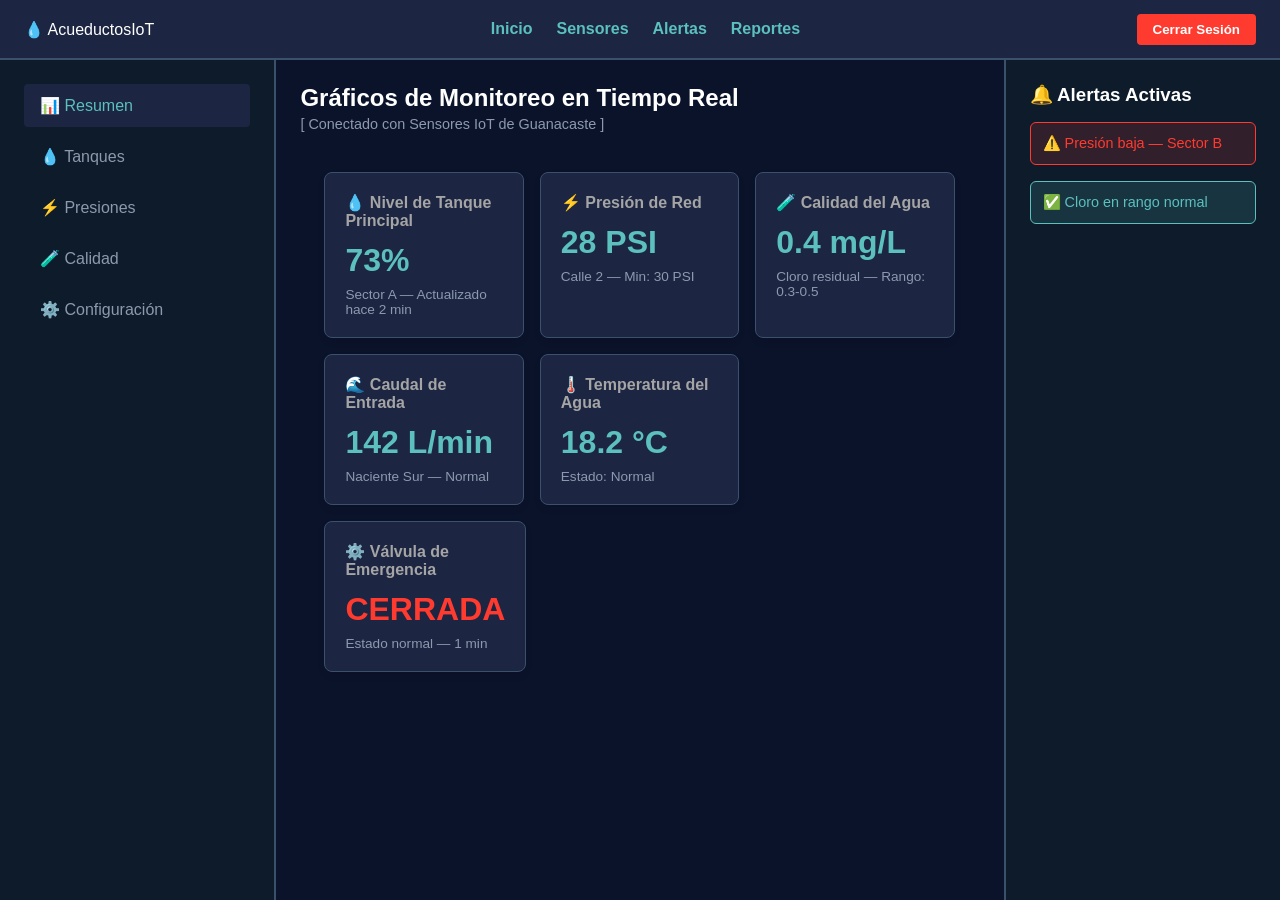
<file: Ejercicios/Clase 7/lab-flexbox/index.html>
<!DOCTYPE html>
<html lang="es">
<head>
  <meta charset="UTF-8">
  <meta name="viewport" content="width=device-width, initial-scale=1.0">
  <title>Dashboard de Monitoreo Hídrico - AcueductosIoT</title>
  <link rel="stylesheet" href="styles.css">
</head>
<body>

  <nav class="navbar">
    <div class="nav-logo">
      <span>💧 AcueductosIoT</span>
    </div>
    <ul class="nav-links">
      <li><a href="#">Inicio</a></li>
      <li><a href="#">Sensores</a></li>
      <li><a href="#">Alertas</a></li>
      <li><a href="#">Reportes</a></li>
    </ul>
    <button class="btn-logout">Cerrar Sesión</button>
  </nav>

 <div class="dashboard-layout">
   
    <aside class="sidebar">
      <nav class="sidebar-menu">
        <ul>
          <li class="active">📊 Resumen</li>
          <li>💧 Tanques</li>
          <li>⚡ Presiones</li>
          <li>🧪 Calidad</li>
          <li>⚙️ Configuración</li>
        </ul>
      </nav>
    </aside>
   
    <main class="main-content">
      <h2>Gráficos de Monitoreo en Tiempo Real</h2>
      <p class="subtitle">[ Conectado con Sensores IoT de Guanacaste ]</p>
      
      <section class="sensor-grid">
        <div class="sensor-card">
          <h3>💧 Nivel de Tanque Principal</h3>
          <p class="sensor-value">73%</p>
          <p class="sensor-label">Sector A — Actualizado hace 2 min</p>
        </div>
        <div class="sensor-card">
          <h3>⚡ Presión de Red</h3>
          <p class="sensor-value">28 PSI</p>
          <p class="sensor-label">Calle 2 — Min: 30 PSI</p>
        </div>
        <div class="sensor-card">
          <h3>🧪 Calidad del Agua</h3>
          <p class="sensor-value">0.4 mg/L</p>
          <p class="sensor-label">Cloro residual — Rango: 0.3-0.5</p>
        </div>
        <div class="sensor-card">
          <h3>🌊 Caudal de Entrada</h3>
          <p class="sensor-value">142 L/min</p>
          <p class="sensor-label">Naciente Sur — Normal</p>
        </div>
        <div class="sensor-card">
          <h3>🌡️ Temperatura del Agua</h3>
          <p class="sensor-value">18.2 °C</p>
          <p class="sensor-label">Estado: Normal</p>
        </div>
        <div class="sensor-card">
          <h3>⚙️ Válvula de Emergencia</h3>
          <p class="sensor-value closed">CERRADA</p>
          <p class="sensor-label">Estado normal — 1 min</p>
        </div>
      </section>
      
    </main>
   
    <aside class="alert-panel">
      <h3>🔔 Alertas Activas</h3>
      <div class="alert alert-danger">⚠️ Presión baja — Sector B</div>
      <div class="alert alert-success">✅ Cloro en rango normal</div>
    </aside>
   
  </div>

</body>
</html>
</file>
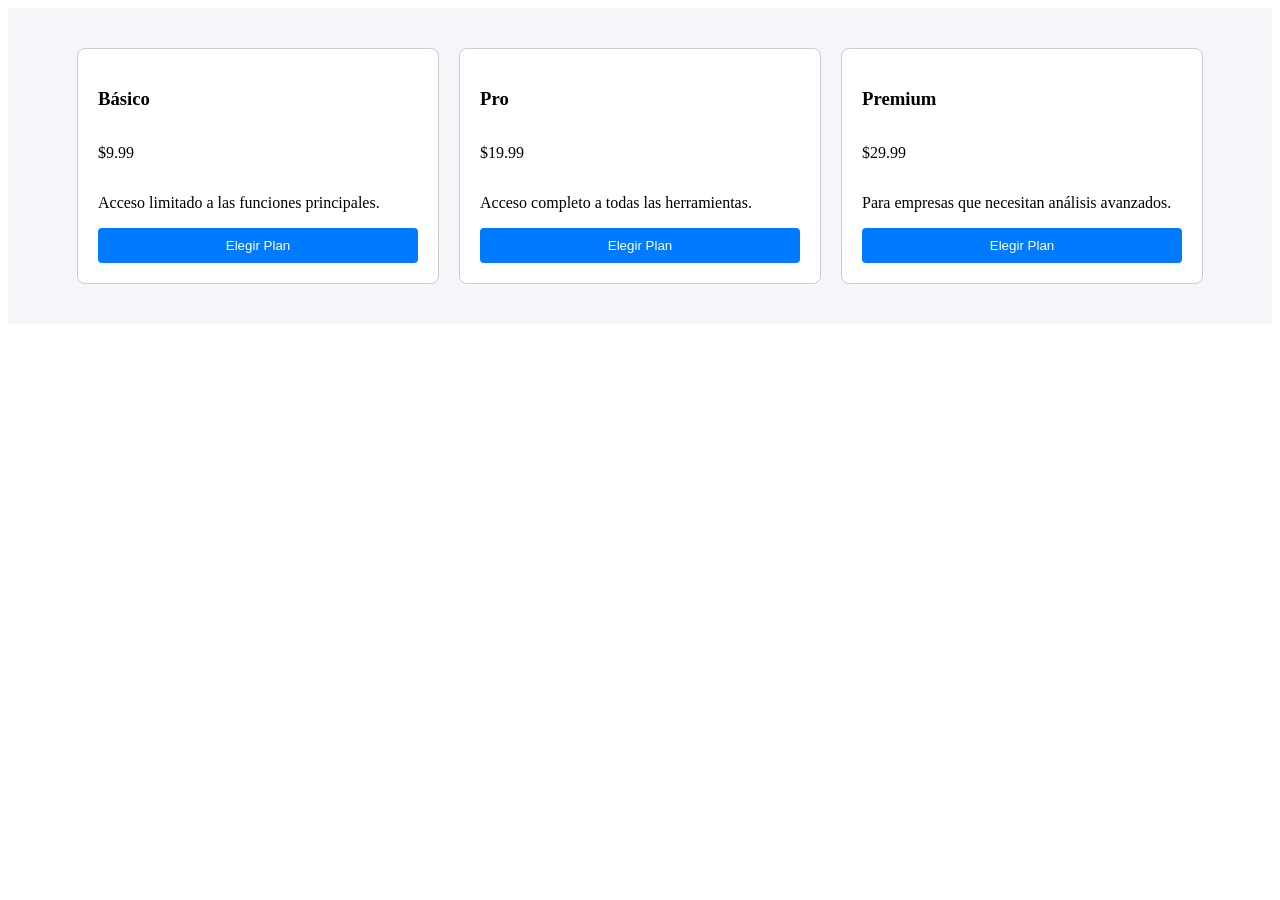
<file: Ejercicios/Clase 7/Mini-Proyecto Actividad Final/index.html>
<!DOCTYPE html>
<html lang="es">
<head>
  <meta charset="UTF-8">
  <title>Laboratorio Flexbox</title>
  
  <style>
    .pricing-container {
      display: flex;
      justify-content: center;
      gap: 20px;
      padding: 40px;
      background-color: #f4f6f9;
    }

    .pricing-card {
      display: flex;
      flex-direction: column;
      flex: 1;
      max-width: 320px;
      padding: 20px;
      background-color: white;
      border: 1px solid #ccc;
      border-radius: 8px;
    }

    .pricing-card button {
      margin-top: auto; 
      padding: 10px;
      background-color: #007bff;
      color: white;
      border: none;
      border-radius: 4px;
      cursor: pointer;
    }
  </style>
</head>
<body>

  <div class="pricing-container">
    <div class="pricing-card">
      <h3>Básico</h3>
      <p class="price">$9.99</p>
      <p class="description">Acceso limitado a las funciones principales.</p>
      <button>Elegir Plan</button>
    </div>
    
    <div class="pricing-card">
      <h3>Pro</h3>
      <p class="price">$19.99</p>
      <p class="description">Acceso completo a todas las herramientas.</p>
      <button>Elegir Plan</button>
    </div>

    <div class="pricing-card">
      <h3>Premium</h3>
      <p class="price">$29.99</p>
      <p class="description">Para empresas que necesitan análisis avanzados.</p>
      <button>Elegir Plan</button>
    </div>
  </div>

</body>
</html>
</file>
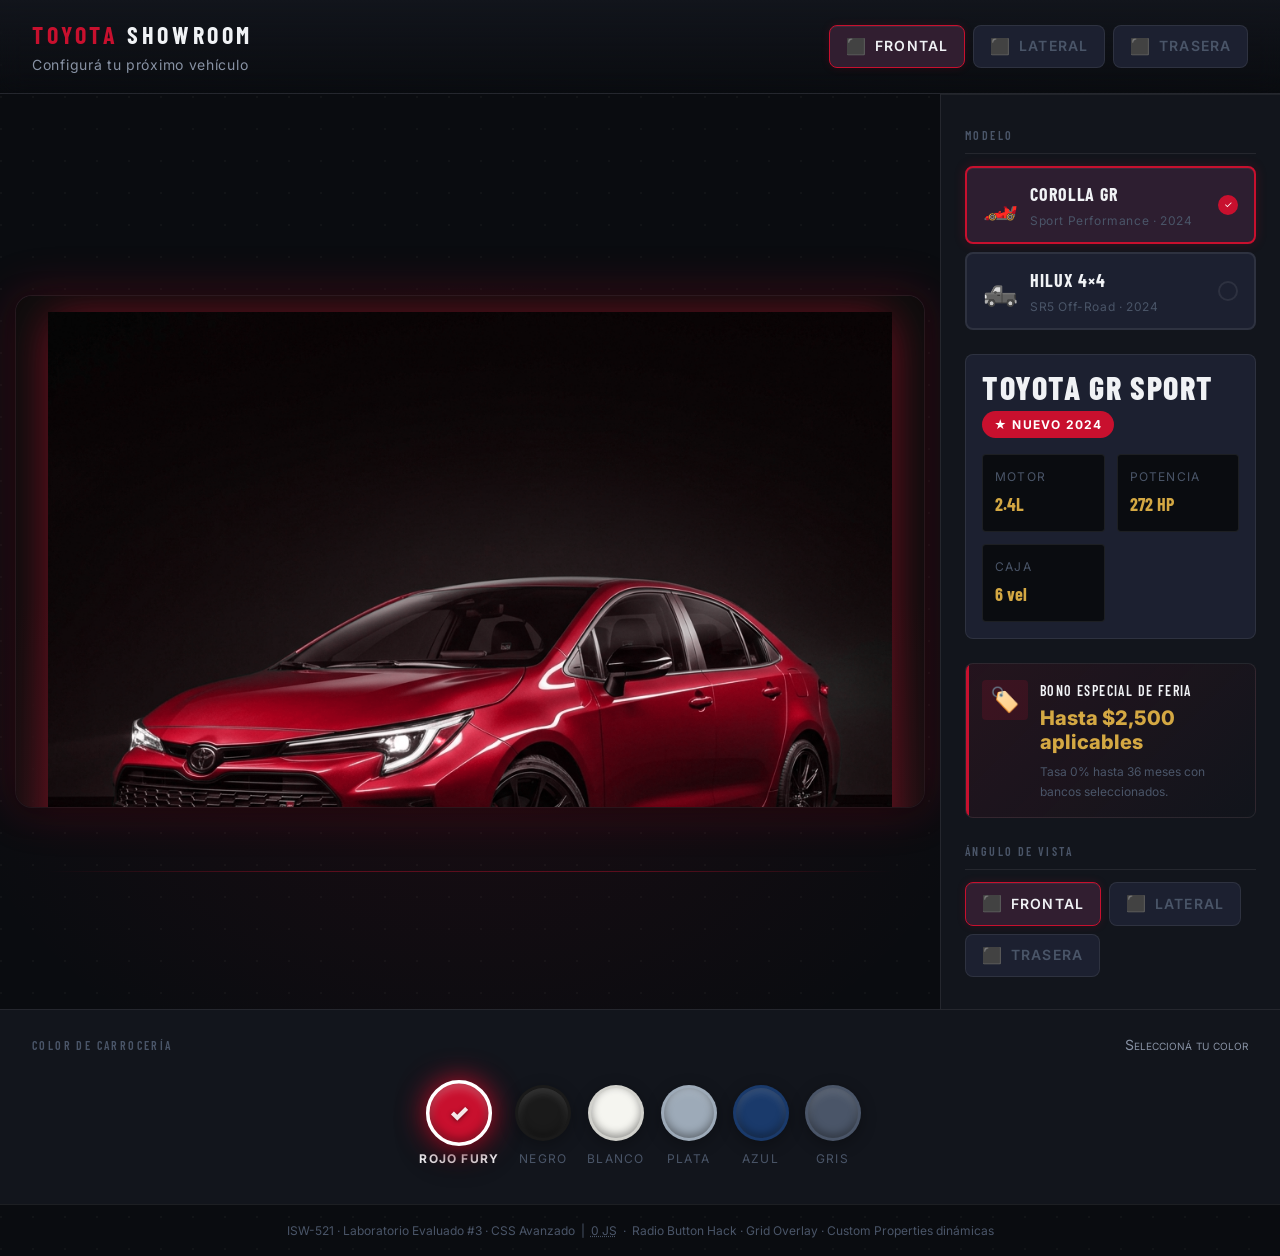
<file: Ejercicios/Clase 8/showroom-taller/index.html>
<!DOCTYPE html>
<html lang="es">
<head>
  <meta charset="UTF-8" />
  <meta name="viewport" content="width=device-width, initial-scale=1.0" />

  <!-- SEO -->
  <title>Toyota Showroom — ISW-521 Lab #3</title>
  <meta name="description"
        content="Showroom interactivo Toyota. Explorá el Corolla GR Sport y la Hilux 4×4 desde todos los ángulos y en distintos colores. Sin JavaScript." />
  <meta name="keywords"
        content="Toyota, Corolla GR, Hilux 4x4, showroom, auto, CSS, radio button hack" />

  <!-- Open Graph -->
  <meta property="og:title"       content="Toyota Showroom — ISW-521" />
  <meta property="og:description" content="Showroom CSS puro. Cero JavaScript." />
  <meta property="og:type"        content="website" />

  <!-- Google Fonts: Inter + Barlow Condensed -->
  <link rel="preconnect" href="https://fonts.googleapis.com" />
  <link rel="preconnect" href="https://fonts.gstatic.com" crossorigin />
  <link
    href="https://fonts.googleapis.com/css2?family=Barlow+Condensed:wght@400;600;700;800&family=Inter:wght@400;500;600;700&display=swap"
    rel="stylesheet"
  />

  <!-- CSS — Orden de cascada deliberado -->
  <link rel="stylesheet" href="css/variables.css" />   <!-- 1. Tokens     -->
  <link rel="stylesheet" href="css/layout.css" />      <!-- 2. Grid       -->
  <link rel="stylesheet" href="css/palette.css" />     <!-- 3. Paleta     -->
  <link rel="stylesheet" href="css/interactions.css"/> <!-- 4. Radio Hack -->
</head>

<body>

  <!--
    ╔══════════════════════════════════════════════════════════╗
    ║  INPUTS DE RADIO GLOBALES — AL INICIO DEL FLUJO HTML    ║
    ║                                                          ║
    ║  RESTRICCIÓN CRÍTICA: deben ser hermanos anteriores       ║
    ║  de TODOS los elementos que controlan para que el         ║
    ║  selector general hermano (~) funcione correctamente.     ║
    ║                                                          ║
    ║  Todos llevan .visually-hidden + aria-label:             ║
    ║  - Ocultos visualmente (no con display:none / visibility)║
    ║  - Accesibles para lectores de pantalla                  ║
    ║  - Focusables por teclado (Tab activa :focus-visible     ║
    ║    en el <label> asociado via for="")                    ║
    ╚══════════════════════════════════════════════════════════╝
  -->

  <!-- ── Grupo 1: Selección de MODELO ──────────────────── -->
  <input
    class="visually-hidden"
    type="radio"
    id="rb-corolla"
    name="modelo"
    value="corolla-gr"
    checked
    aria-label="Seleccionar modelo Corolla GR Sport"
  />
  <input
    class="visually-hidden"
    type="radio"
    id="rb-hilux"
    name="modelo"
    value="hilux-4x4"
    aria-label="Seleccionar modelo Hilux 4x4"
  />

  <!-- ── Grupo 2: Selección de ÁNGULO ──────────────────── -->
  <input
    class="visually-hidden"
    type="radio"
    id="rb-front"
    name="angulo"
    value="front"
    checked
    aria-label="Ver vista frontal del vehículo"
  />
  <input
    class="visually-hidden"
    type="radio"
    id="rb-side"
    name="angulo"
    value="side"
    aria-label="Ver vista lateral del vehículo"
  />
  <input
    class="visually-hidden"
    type="radio"
    id="rb-rear"
    name="angulo"
    value="rear"
    aria-label="Ver vista trasera del vehículo"
  />

  <!-- ── Grupo 3: Selección de COLOR ───────────────────── -->
  <input
    class="visually-hidden"
    type="radio"
    id="rb-rojo"
    name="color"
    value="rojo"
    checked
    aria-label="Seleccionar color Rojo Fury"
  />
  <input
    class="visually-hidden"
    type="radio"
    id="rb-negro"
    name="color"
    value="negro"
    aria-label="Seleccionar color Negro Midnight"
  />
  <input
    class="visually-hidden"
    type="radio"
    id="rb-blanco"
    name="color"
    value="blanco"
    aria-label="Seleccionar color Blanco Perlado"
  />
  <input
    class="visually-hidden"
    type="radio"
    id="rb-plata"
    name="color"
    value="plata"
    aria-label="Seleccionar color Plata Metálico"
  />
  <input
    class="visually-hidden"
    type="radio"
    id="rb-azul"
    name="color"
    value="azul"
    aria-label="Seleccionar color Azul Zafiro"
  />
  <input
    class="visually-hidden"
    type="radio"
    id="rb-gris"
    name="color"
    value="gris"
    aria-label="Seleccionar color Gris Cemento"
  />

  <!--
    ╔══════════════════════════════════════════════════════════╗
    ║  APLICACIÓN PRINCIPAL                                    ║
    ║  Hermana posterior de todos los inputs → accesible       ║
    ║  via selector ~ desde interactions.css                   ║
    ╚══════════════════════════════════════════════════════════╝
  -->
  <div class="showroom" role="main" aria-label="Showroom de vehículos Toyota">

    <!-- ════════════════════════════════════════════════════
         HEADER
    ════════════════════════════════════════════════════ -->
    <header class="showroom__header" role="banner">
      <div>
        <p class="showroom__logo" aria-label="Toyota Showroom">
          <span>Toyota</span> Showroom
        </p>
        <p class="showroom__tagline" aria-hidden="true">
          Configurá tu próximo vehículo
        </p>
      </div>

      <!-- Controles de ángulo en el header (duplicado UX) -->
      <nav aria-label="Selección de ángulo de vista" class="angle-controls">
        <label
          class="angle-tab"
          for="rb-front"
          id="tab-front"
          aria-label="Vista frontal"
          tabindex="0"
        >
          <span class="angle-tab__icon" aria-hidden="true">⬛</span>
          Frontal
        </label>
        <label
          class="angle-tab"
          for="rb-side"
          id="tab-side"
          aria-label="Vista lateral"
          tabindex="0"
        >
          <span class="angle-tab__icon" aria-hidden="true">⬛</span>
          Lateral
        </label>
        <label
          class="angle-tab"
          for="rb-rear"
          id="tab-rear"
          aria-label="Vista trasera"
          tabindex="0"
        >
          <span class="angle-tab__icon" aria-hidden="true">⬛</span>
          Trasera
        </label>
      </nav>
    </header>

    <!-- ════════════════════════════════════════════════════
         STAGE — Escenario del vehículo
         Grid Overlay: todas las imágenes en grid-area: 1/1
    ════════════════════════════════════════════════════ -->
    <section
      class="showroom__stage"
      aria-label="Visualización del vehículo seleccionado"
    >
      <!--
        car-viewer usa CSS Grid con grid-template-areas
        para apilar todas las imágenes en la misma celda.
        opacity: 0 las oculta; interactions.css revela
        la correcta según los radios activos.
      -->
      <div class="car-viewer" role="img" aria-label="Vista del vehículo">

        <!-- Corolla GR — 3 ángulos -->
        <img
          class="car-viewer__img"
          data-model="corolla-gr"
          data-angle="front"
          src="assets/img/corolla-gr-front.png"
          alt="Toyota Corolla GR Sport — Vista frontal"
          loading="eager"
          width="640"
          height="360"
        />
        <img
          class="car-viewer__img"
          data-model="corolla-gr"
          data-angle="side"
          src="assets/img/corolla-gr-side.png"
          alt="Toyota Corolla GR Sport — Vista lateral"
          loading="lazy"
          width="640"
          height="360"
        />
        <img
          class="car-viewer__img"
          data-model="corolla-gr"
          data-angle="rear"
          src="assets/img/corolla-gr-rear.png"
          alt="Toyota Corolla GR Sport — Vista trasera"
          loading="lazy"
          width="640"
          height="360"
        />

        <!-- Hilux 4x4 — 3 ángulos -->
        <img
          class="car-viewer__img"
          data-model="hilux-4x4"
          data-angle="front"
          src="assets/img/hilux-4x4-front.png"
          alt="Toyota Hilux 4×4 SR5 — Vista frontal"
          loading="lazy"
          width="640"
          height="360"
        />
        <img
          class="car-viewer__img"
          data-model="hilux-4x4"
          data-angle="side"
          src="assets/img/hilux-4x4-side.png"
          alt="Toyota Hilux 4×4 SR5 — Vista lateral"
          loading="lazy"
          width="640"
          height="360"
        />
        <img
          class="car-viewer__img"
          data-model="hilux-4x4"
          data-angle="rear"
          src="assets/img/hilux-4x4-rear.png"
          alt="Toyota Hilux 4×4 SR5 — Vista trasera"
          loading="lazy"
          width="640"
          height="360"
        />

        <!--
          Capa de colorización: mix-blend-mode:color aplica
          el --car-color seleccionado sobre la luminosidad del auto.
          El fondo negro (L=0) no cambia; la carrocería sí.
        -->
        <div class="car-color-overlay" aria-hidden="true"></div>
      </div>
    </section>

    <!-- ════════════════════════════════════════════════════
         SIDEBAR — Selección de modelo + info
    ════════════════════════════════════════════════════ -->
    <aside class="showroom__sidebar" aria-label="Configuración del vehículo">

      <!-- Selección de modelo -->
      <section aria-labelledby="sidebar-modelos-title">
        <p
          class="sidebar__section-title"
          id="sidebar-modelos-title"
        >
          Modelo
        </p>

        <div class="sidebar__control-group" role="group" aria-label="Selección de modelo">

          <!--
            .model-btn con for="rb-corolla" es el label accesible.
            :focus-visible aplica al recibir foco de teclado.
          -->
          <label
            class="model-btn"
            for="rb-corolla"
            id="btn-corolla"
            tabindex="0"
            aria-label="Seleccionar Toyota Corolla GR Sport"
          >
            <span class="model-btn__icon" aria-hidden="true">🏎️</span>
            <span class="model-btn__text">
              <span class="model-btn__name">Corolla GR</span>
              <span class="model-btn__sub">Sport Performance · 2024</span>
            </span>
            <span class="model-btn__check" aria-hidden="true">✓</span>
          </label>

          <label
            class="model-btn"
            for="rb-hilux"
            id="btn-hilux"
            tabindex="0"
            aria-label="Seleccionar Toyota Hilux 4×4"
          >
            <span class="model-btn__icon" aria-hidden="true">🛻</span>
            <span class="model-btn__text">
              <span class="model-btn__name">Hilux 4×4</span>
              <span class="model-btn__sub">SR5 Off-Road · 2024</span>
            </span>
            <span class="model-btn__check" aria-hidden="true">✓</span>
          </label>

        </div>
      </section>

      <!-- Información del vehículo activo -->
      <section aria-label="Especificaciones del vehículo">
        <div class="vehicle-info">
          <h1 class="vehicle-info__name" aria-live="polite">
            Toyota <!-- El apellido lo agrega ::after via Radio Hack -->
          </h1>
          <span class="vehicle-info__badge" aria-label="Vehículo nuevo 2024">
            ★ Nuevo 2024
          </span>

          <!-- Especificaciones (estáticas — el Radio Hack no cubre textos dinámicos sin JS) -->
          <dl class="vehicle-info__specs">
            <div class="spec-item">
              <dt class="spec-item__label">Motor</dt>
              <dd class="spec-item__value">2.4L</dd>
            </div>
            <div class="spec-item">
              <dt class="spec-item__label">Potencia</dt>
              <dd class="spec-item__value">272 HP</dd>
            </div>
            <div class="spec-item">
              <dt class="spec-item__label">Caja</dt>
              <dd class="spec-item__value">6 vel</dd>
            </div>
          </dl>
        </div>
      </section>

      <!-- ── NUEVA SECCIÓN: Descuentos Aplicables ── -->
      <article class="discount-card" aria-labelledby="sidebar-descuentos-title">
        <h2 class="visually-hidden" id="sidebar-descuentos-title">Descuentos y Beneficios</h2>
        <div class="discount-card__content">
          <div class="discount-card__icon" aria-hidden="true">🏷️</div>
          <div class="discount-card__text">
            <p class="discount-card__title">Bono Especial de Feria</p>
            <p class="discount-card__amount">Hasta $2,500 aplicables</p>
            <p class="discount-card__terms">Tasa 0% hasta 36 meses con bancos seleccionados.</p>
          </div>
        </div>
      </article>

      <!-- Controles de ángulo en el sidebar (versión label) -->
      <section aria-labelledby="sidebar-angulo-title">
        <p
          class="sidebar__section-title"
          id="sidebar-angulo-title"
        >
          Ángulo de vista
        </p>

        <div class="angle-controls" role="group" aria-label="Selección de ángulo">
          <label
            class="angle-tab"
            for="rb-front"
            tabindex="0"
            aria-label="Vista frontal"
          >
            <span class="angle-tab__icon" aria-hidden="true">⬛</span>
            Frontal
          </label>
          <label
            class="angle-tab"
            for="rb-side"
            tabindex="0"
            aria-label="Vista lateral"
          >
            <span class="angle-tab__icon" aria-hidden="true">⬛</span>
            Lateral
          </label>
          <label
            class="angle-tab"
            for="rb-rear"
            tabindex="0"
            aria-label="Vista trasera"
          >
            <span class="angle-tab__icon" aria-hidden="true">⬛</span>
            Trasera
          </label>
        </div>
      </section>

    </aside>

    <!-- ════════════════════════════════════════════════════
         PALETA — grid-column: 1 / -1 (ver layout.css)
    ════════════════════════════════════════════════════ -->
    <section
      class="showroom__palette"
      aria-labelledby="palette-title"
    >
      <div class="palette__header">
        <p class="palette__title" id="palette-title">
          Color de carrocería
        </p>
        <p class="palette__active-label" aria-live="polite">
          Seleccioná tu color
        </p>
      </div>

      <!--
        flex-wrap: wrap garantiza el wrap intrínseco.
        role="radiogroup" semántica correcta para el grupo.
        Las muestras (.swatch) son <label> con for=ID del radio.
        El :focus-visible en .swatch activa el outline dorado.
      -->
      <div
        class="palette__swatches"
        role="group"
        aria-label="Selector de color de carrocería"
      >

        <!--
          Cada .swatch es un <label> que controla su input[radio].
          style="--swatch-color: X" inyecta el color al pseudo-elemento.
          tabindex="0" lo hace focusable para :focus-visible.
        -->
        <label
          class="swatch"
          for="rb-rojo"
          id="swatch-rojo"
          tabindex="0"
          aria-label="Color Rojo Fury"
          style="--swatch-color: var(--paint-rojo)"
        >
          <span class="swatch__circle" style="background: var(--paint-rojo)"></span>
          <span class="swatch__name">Rojo Fury</span>
        </label>

        <label
          class="swatch"
          for="rb-negro"
          id="swatch-negro"
          tabindex="0"
          aria-label="Color Negro Midnight"
          style="--swatch-color: var(--paint-negro)"
        >
          <span class="swatch__circle" style="background: var(--paint-negro)"></span>
          <span class="swatch__name">Negro</span>
        </label>

        <label
          class="swatch swatch--blanco"
          for="rb-blanco"
          id="swatch-blanco"
          tabindex="0"
          aria-label="Color Blanco Perlado"
          style="--swatch-color: var(--paint-blanco)"
        >
          <span class="swatch__circle" style="background: var(--paint-blanco)"></span>
          <span class="swatch__name">Blanco</span>
        </label>

        <label
          class="swatch"
          for="rb-plata"
          id="swatch-plata"
          tabindex="0"
          aria-label="Color Plata Metálico"
          style="--swatch-color: var(--paint-plata)"
        >
          <span class="swatch__circle" style="background: var(--paint-plata)"></span>
          <span class="swatch__name">Plata</span>
        </label>

        <label
          class="swatch"
          for="rb-azul"
          id="swatch-azul"
          tabindex="0"
          aria-label="Color Azul Zafiro"
          style="--swatch-color: var(--paint-azul)"
        >
          <span class="swatch__circle" style="background: var(--paint-azul)"></span>
          <span class="swatch__name">Azul</span>
        </label>

        <label
          class="swatch"
          for="rb-gris"
          id="swatch-gris"
          tabindex="0"
          aria-label="Color Gris Cemento"
          style="--swatch-color: var(--paint-gris)"
        >
          <span class="swatch__circle" style="background: var(--paint-gris)"></span>
          <span class="swatch__name">Gris</span>
        </label>

      </div>
    </section>

    <!-- ════════════════════════════════════════════════════
         FOOTER
    ════════════════════════════════════════════════════ -->
    <footer class="showroom__footer" role="contentinfo">
      <p>
        ISW-521 · Laboratorio Evaluado #3 · CSS Avanzado
        &nbsp;|&nbsp;
        <abbr title="Cero JavaScript">0 JS</abbr>
        &nbsp;·&nbsp;
        Radio Button Hack · Grid Overlay · Custom Properties dinámicas
      </p>
    </footer>

  </div><!-- /.showroom -->

</body>
</html>
</file>
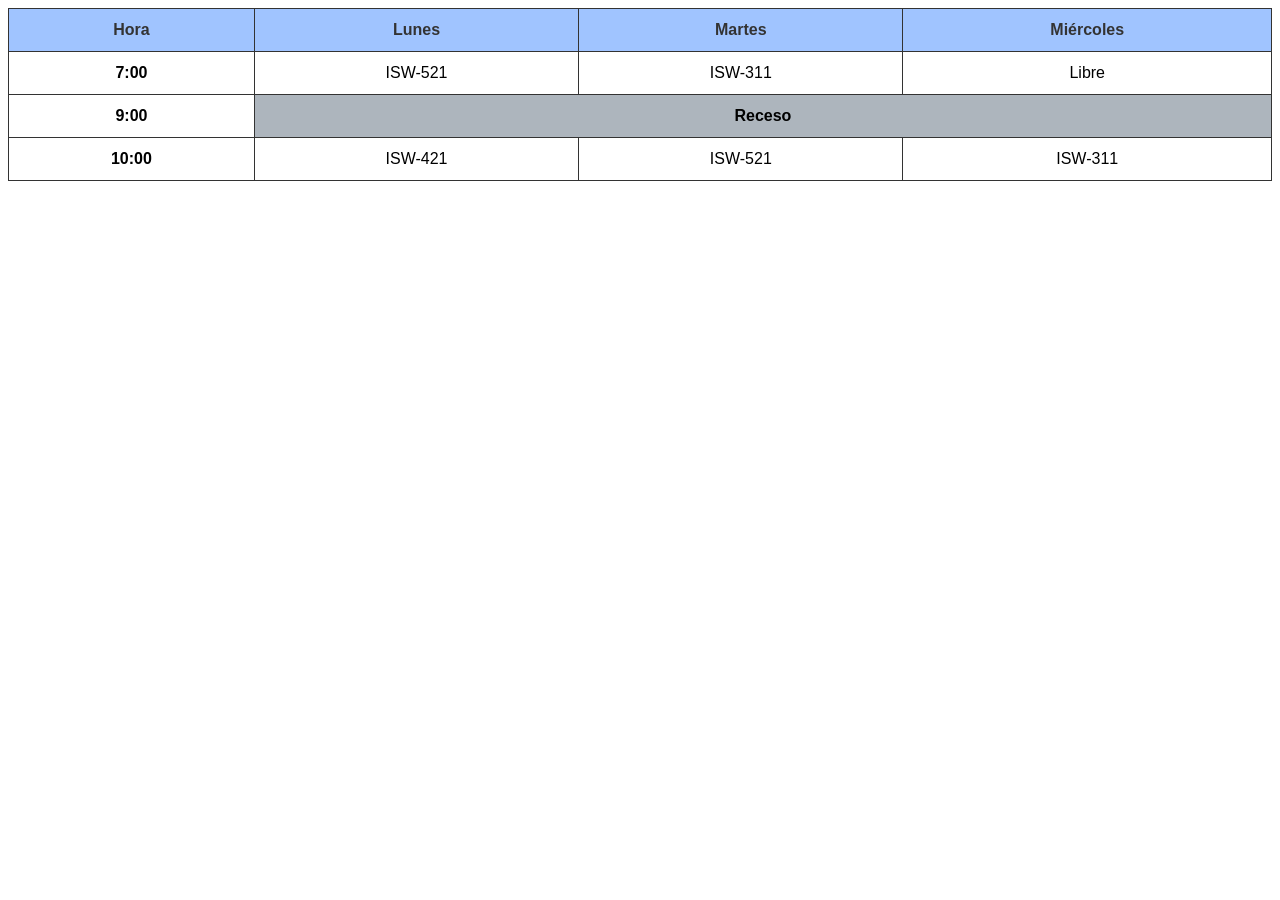
<file: Ejercicios/Clase 5/Actividad 2/horarioClases.html>
<!DOCTYPE html>
<html lang="es">
<head>
    <meta charset="UTF-8">
    <title>Horario de Clases ISW</title>
    <style>
        table {
            width: 100%;
            border-collapse: collapse;
            font-family: Arial, sans-serif;
            text-align: center;
        }
        th, td {
            border: 1px solid #333;
            padding: 12px;
        }
        th {
            background-color: #a0c4ff;
            color: #333;
        }
        .receso {
            background-color: #adb5bd;
            font-weight: bold;
        }
    </style>
</head>
<body>

    <table>
        <thead>
            <tr>
                <th>Hora</th>
                <th>Lunes</th>
                <th>Martes</th>
                <th>Miércoles</th>
            </tr>
        </thead>
        <tbody>
            <tr>
                <td><strong>7:00</strong></td>
                <td>ISW-521</td>
                <td>ISW-311</td>
                <td>Libre</td>
            </tr>
            <tr>
                <td><strong>9:00</strong></td>
                <td colspan="3" class="receso">Receso</td>
            </tr>
            <tr>
                <td><strong>10:00</strong></td>
                <td>ISW-421</td>
                <td>ISW-521</td>
                <td>ISW-311</td>
            </tr>
        </tbody>
    </table>

</body>
</html>
</file>
<file: Ejercicios/Clase 7/lab-flexbox/styles.css>
/* ==========================================
   ESTILOS GENERALES Y BASE
   ========================================== */
* {
  margin: 0;
  padding: 0;
  box-sizing: border-box;
}

body {
  font-family: 'Segoe UI', Tahoma, Geneva, Verdana, sans-serif;
  background-color: #0b132b; /* Modo oscuro elegante */
  color: #ffffff;
}

/* ==========================================
   EJERCICIO 1: NAVBAR
   ========================================== */
.navbar {
  display: flex;
  justify-content: space-between;
  align-items: center;
  min-height: 60px;
  background-color: #1c2541;
  padding: 0 24px;
  border-bottom: 2px solid #3a506b;
}

.nav-links {
  display: flex;       /* Convierte los <li> también en flex items horizontales */
  list-style: none;
  gap: 24px;           /* Crea una separación limpia de 24px entre enlaces */
}

.nav-links a {
  color: #5bc0be;
  text-decoration: none;
  font-weight: 600;
  transition: color 0.3s ease;
}

.nav-links a:hover {
  color: #ffffff;
}

.btn-logout {
  background-color: #ff3b30;
  color: #ffffff;
  border: none;
  padding: 8px 16px;
  border-radius: 4px;
  cursor: pointer;
  font-weight: bold;
}

/* Respuesta Ejercicio 1: 
justify-content con space-between básicamente agarra el espacio vacío que queda en la fila y lo reparte entre los tres elementos 
de la barra. Entonces, el logo se queda pegado a la izquierda, el botón de salir se va hasta la derecha y los enlaces del centro 
quedan justo en medio. Es como si CSS acomodara todo automáticamente para que cada cosa quede en su lugar sin que él 
tenga que moverlas una por una. Es una forma súper eficiente de organizar el espacio en la barra de navegación 
sin tener que usar márgenes o posiciones absolutas. */ 

/* ==========================================
   EJERCICIO 2: CUADRÍCULA DE SENSORES
   ========================================== */
.sensor-grid {
  display: flex;
  flex-wrap: wrap;
  gap: 16px;
  padding: 24px;
}

.sensor-card {
  flex-basis: calc(33.333% - 16px); /* Tamaño base para lograr 3 columnas fijas */
  background-color: #1c2541;
  border: 1px solid #3a506b;
  border-radius: 8px;
  padding: 20px;
  box-shadow: 0 4px 6px rgba(0, 0, 0, 0.1);
  transition: transform 0.2s ease;
}

.sensor-card:hover {
  transform: translateY(-4px);
  border-color: #5bc0be;
}

.sensor-card h3 {
  font-size: 1rem;
  color: #a5a5a5;
  margin-bottom: 12px;
}

.sensor-value {
  font-size: 2rem;
  font-weight: bold;
  color: #5bc0be;
  margin-bottom: 8px;
}

.sensor-value.closed {
  color: #ff3b30; /* Alerta visual para estado cerrado */
}

.sensor-label {
  font-size: 0.85rem;
  color: #8d99ae;
}

/* Respuesta Ejercicio 2: 
align-items sirve para acomodar cómo se alinean los elementos dentro de cada fila, como si todos los ítems de esa misma línea 
tuvieran que quedar parejos entre sí. En cambio, align-content se usa cuando hay varias filas y lo que hace es mover o distribuir 
el espacio entre las filas completas, no dentro de cada una. Entonces, uno controla el acomodo dentro de la fila y el otro controla 
el acomodo entre filas cuando hay varias. */



/* ==========================================
   EJERCICIO 3: LAYOUT PRINCIPAL DE 3 COLUMNAS
   ========================================== */
.dashboard-layout {
  display: flex;
  flex-direction: row;
  min-height: calc(100vh - 60px); /* Ocupa todo el alto de la pantalla restando los 60px del navbar */
}

.sidebar {
  flex: 1;                       /* Toma 1 porción del espacio sobrante */
  min-width: 180px;              /* Piso mínimo requerido por los requerimientos */
  background-color: #0d1b2a;
  padding: 24px;
  border-right: 2px solid #3a506b;
}

.main-content {
  flex: 3;                       /* Toma 3 porciones del espacio libre (área dominante) */
  background-color: #0b132b;
  padding: 24px;
}

.alert-panel {
  flex: 1;                       /* Toma 1 porción del espacio sobrante */
  background-color: #0d1b2a;
  padding: 24px;
  border-left: 2px solid #3a506b;
}

/* Ajuste fino de tipografías y elementos internos */
.main-content h2 {
  margin-bottom: 4px;
  color: #ffffff;
}

.main-content .subtitle {
  color: #8d99ae;
  font-size: 0.9rem;
  margin-bottom: 16px;
}

.sidebar-menu ul {
  list-style: none;
}

.sidebar-menu li {
  padding: 12px 16px;
  color: #8d99ae;
  cursor: pointer;
  border-radius: 4px;
  margin-bottom: 8px;
}

.sidebar-menu li.active, .sidebar-menu li:hover {
  background-color: #1c2541;
  color: #5bc0be;
}

.alert {
  padding: 12px;
  border-radius: 6px;
  margin-top: 16px;
  font-size: 0.9rem;
}

.alert-danger {
  background-color: rgba(255, 59, 48, 0.15);
  border: 1px solid #ff3b30;
  color: #ff3b30;
}

.alert-success {
  background-color: rgba(91, 192, 190, 0.15);
  border: 1px solid #5bc0be;
  color: #5bc0be;
}

/* REAJUSTE DE LAS TARJETAS (EJERCICIO 2) PARA EL ENTORNO FLUIDO DEL MAINCANTENT */
.sensor-card {
  flex-basis: calc(33.333% - 11px) !important; /* Recalculo para encajar con el nuevo contenedor */
}

/* Respuesta Ejercicio 3:
  1.¿Diferencia entre flex: 1 y flex-grow: 1? 
  flex-grow solo hace que el elemento crezca cuando sobra espacio, pero mantiene 
  su tamaño base normal. En cambio, flex con valor 1 cambia más cosas a la vez, porque también pone el tamaño inicial en 0, entonces 
  todos los elementos empiezan desde cero y el espacio se reparte de forma totalmente pareja entre ellos.
  
  2.¿Cómo evitar que el Sidebar sea menor a 180px?  
  Aquí lo mejor es usar min-width. Esa propiedad funciona como un límite mínimo que el flexbox no puede romper, así que aunque el 
  contenedor se haga pequeño, el Sidebar nunca va a bajar de 180px.

  3.¿Qué pasa al cambiar el Main Content de flex: 3 a flex: 5?  
  Cuando aumenta ese número, lo que hace es darle más porciones del espacio total. Si antes tenía 3 y ahora tiene 5, 
  el Main Content se vuelve mucho más grande que los otros, ocupando la mayor parte del ancho, mientras que el Sidebar y 
  el Alert Panel quedan más pequeños porque solo tienen 1 porción cada uno.
*/


/* ==========================================
   EJERCICIO 4: RETO RESPONSIVE (MEDIA QUERY)
   ========================================== */
@media (max-width: 768px) {

  body {
    min-height: 100vh;     /* Garantiza que la estructura llene toda la pantalla móvil */
    display: flex;
    flex-direction: column;
  }

  .dashboard-layout {
    flex-direction: column; /* ¡El cambio maestro! Las columnas ahora se apilan en filas */
    min-height: auto;
  }

  .sidebar,
  .alert-panel {
    flex: none;             /* Cancelamos la distribución proporcional de escritorio */
    width: 100%;            /* Forzamos a que abarquen todo el ancho del teléfono */
    min-height: auto;
    border-right: none;
    border-left: none;
  }

  .sidebar {
    border-bottom: 2px solid #3a506b; /* Añadimos separación visual inferior en móvil */
  }

  .alert-panel {
    border-top: 2px solid #3a506b;    /* Añadimos separación visual superior en móvil */
  }

  .main-content {
    flex: 1;                /* Se expande de forma elástica para consumir el espacio central */
  }

  /* Ajuste responsivo extra para las tarjetas de los sensores */
  .sensor-card {
    flex-basis: 100% !important; /* En móviles, cada tarjeta ocupa su propia fila completa */
  }

  .navbar {
    flex-direction: column;   /* Apila el logo, los links y el botón verticalmente */
    height: auto;             /* Permite que la barra crezca hacia abajo según su contenido */
    padding: 16px;            /* Agrega espacio interno uniforme */
    gap: 12px;                /* Separa verticalmente los tres bloques */
  }

  .nav-links {
    gap: 12px;                /* Reduce el espacio entre enlaces para que quepan bien */
    padding: 0;
  }

/* Respuesta Ejercicio 4:
   Cuando uso min-height en vez de height con 100vh, lo hago porque height fija la altura exacta de la pantalla y 
   eso en celular rompe todo cuando el contenido es más largo, ya que no deja que la página crezca y se termina desbordando. 
   En cambio, min-height: 100vh le dice al contenedor que mida al menos lo que mide la pantalla, pero que pueda crecer todo 
   lo que necesite hacia abajo si hay mucho contenido. Así no quedan huecos y el scroll funciona normal. */ 

}
</file>
<file: Ejercicios/Clase 8/showroom-taller/css/variables.css>
/* ============================================================
   variables.css
   Tokens de diseño globales del Showroom ISW-521
   - Paleta de marca Toyota/GR Sport
   - Variable dinámica --car-color: sobreescrita por Radio Hack
   - Tokens de espaciado, radios, sombras y transiciones
   ============================================================ */

:root {
  /* ── Paleta base ─────────────────────────────────────── */
  --clr-bg-deep:       #0a0c10;      /* Fondo principal oscuro     */
  --clr-bg-surface:    #12151c;      /* Tarjeta / superficie       */
  --clr-bg-elevated:   #1c2030;      /* Elementos elevados         */

  --clr-accent:        #c8102e;      /* Rojo GR Sport              */
  --clr-accent-dim:    #8b0b1f;      /* Rojo atenuado hover        */
  --clr-gold:          #d4a843;      /* Dorado Toyota              */
  --clr-silver:        #9daab8;      /* Plata neutra               */

  --clr-text-primary:  #f0f2f5;
  --clr-text-secondary:#8892a4;
  --clr-text-muted:    #4a5568;

  --clr-border:        rgba(255, 255, 255, 0.08);
  --clr-border-active: rgba(200, 16, 46, 0.6);

  /* ── Color dinámico del vehículo (sobreescrito por Radio Hack) ── */
  --car-color:         #c8102e;      /* Default: Rojo GR           */

  /* ── Paleta de colores de carrocería disponibles ─────── */
  --paint-rojo:        #c8102e;
  --paint-negro:       #1a1a1a;
  --paint-blanco:      #f5f5f0;
  --paint-plata:       #9daab8;
  --paint-azul:        #1a3a6b;
  --paint-gris:        #4a5568;

  /* ── Espaciado (escala 4px) ──────────────────────────── */
  --space-1:  0.25rem;   /*  4px */
  --space-2:  0.5rem;    /*  8px */
  --space-3:  0.75rem;   /* 12px */
  --space-4:  1rem;      /* 16px */
  --space-5:  1.5rem;    /* 24px */
  --space-6:  2rem;      /* 32px */
  --space-8:  3rem;      /* 48px */
  --space-10: 4rem;      /* 64px */

  /* ── Bordes redondeados ──────────────────────────────── */
  --radius-sm:   4px;
  --radius-md:   8px;
  --radius-lg:   16px;
  --radius-xl:   24px;
  --radius-full: 9999px;

  /* ── Sombras ─────────────────────────────────────────── */
  --shadow-card:  0 4px 24px rgba(0, 0, 0, 0.5);
  --shadow-glow:  0 0 24px rgba(200, 16, 46, 0.3);
  --shadow-inner: inset 0 1px 0 rgba(255, 255, 255, 0.06);

  /* ── Transiciones ────────────────────────────────────── */
  --transition-fast:   150ms ease;
  --transition-base:   300ms ease;
  --transition-slow:   500ms cubic-bezier(0.4, 0, 0.2, 1);

  /* ── Tipografía ──────────────────────────────────────── */
  --font-display:  'Barlow Condensed', 'Arial Narrow', sans-serif;
  --font-body:     'Inter', 'Segoe UI', system-ui, sans-serif;
  --font-mono:     'JetBrains Mono', 'Courier New', monospace;

  --text-xs:   0.75rem;
  --text-sm:   0.875rem;
  --text-base: 1rem;
  --text-lg:   1.125rem;
  --text-xl:   1.25rem;
  --text-2xl:  1.5rem;
  --text-3xl:  2rem;
  --text-4xl:  2.75rem;
  --text-5xl:  4rem;

  /* ── Z-index ─────────────────────────────────────────── */
  --z-base:    1;
  --z-overlay: 10;
  --z-modal:   100;
  --z-toast:   1000;
}
</file>
<file: Ejercicios/Clase 8/showroom-taller/css/layout.css>
/* ============================================================
   layout.css
   CSS Grid asimétrico principal del Showroom
   - Grid de 3 zonas: header | [stage + sidebar] | palette
   - La paleta ocupa grid-column: 1 / -1 (full-width)
   - Responsividad intrínseca: auto-fit + minmax (0 @media)
   ============================================================ */

/* ── Reset base ─────────────────────────────────────────── */
*,
*::before,
*::after {
  box-sizing: border-box;
  margin:     0;
  padding:    0;
}

html {
  /* Scroll suave nativo, sin JS */
  scroll-behavior: smooth;
  font-size: 16px;
}

body {
  font-family:      var(--font-body);
  background-color: var(--clr-bg-deep);
  color:            var(--clr-text-primary);
  min-height:       100dvh;
  line-height:      1.6;
  /* Patrón de puntos decorativo en el fondo */
  background-image: radial-gradient(
    circle at 1px 1px,
    rgba(255, 255, 255, 0.03) 1px,
    transparent 0
  );
  background-size: 32px 32px;
}

/* ── Visually Hidden — Accesibilidad ─────────────────────
   Oculta visualmente sin romper lectores de pantalla.
   Aplicado a todos los <input type="radio"> globales.
─────────────────────────────────────────────────────────── */
.visually-hidden {
  position:   absolute;
  width:      1px;
  height:     1px;
  padding:    0;
  margin:     -1px;
  overflow:   hidden;
  clip:       rect(0, 0, 0, 0);
  white-space: nowrap;
  border:     0;
}

/* ── Contenedor raíz de la aplicación ───────────────────── */
.showroom {
  display:               grid;
  /*
   * Grid asimétrico fijo:
   *   col-1 (stage):   2fr — zona principal del vehículo
   *   col-2 (sidebar): minmax(280px, 340px) — panel de control
   * Las filas: header fijo, stage que crece, paleta auto, footer auto.
   * En pantallas < 640px colapsa a 1 columna (flex-wrap intrínseco
   * del contenido lo maneja sin @media).
   */
  grid-template-columns: 2fr minmax(280px, 340px);
  grid-template-rows:    auto 1fr auto auto;
  grid-template-areas:
    "header  header"
    "stage   sidebar"
    "palette palette"
    "footer  footer";
  min-height: 100dvh;
  gap:        0;
}

/* ── Header ─────────────────────────────────────────────── */
.showroom__header {
  grid-area:        header;
  display:          flex;
  align-items:      center;
  justify-content:  space-between;
  flex-wrap:        wrap;        /* Intrínsecamente responsivo */
  gap:              var(--space-4);
  padding:          var(--space-4) var(--space-6);
  background:       linear-gradient(
    180deg,
    var(--clr-bg-surface) 0%,
    transparent 100%
  );
  border-bottom:    1px solid var(--clr-border);
  position:         sticky;
  top:              0;
  z-index:          var(--z-overlay);
  backdrop-filter:  blur(12px);
  -webkit-backdrop-filter: blur(12px);
}

.showroom__logo {
  font-family:  var(--font-display);
  font-size:    var(--text-2xl);
  font-weight:  700;
  letter-spacing: 0.15em;
  text-transform: uppercase;
  color:        var(--clr-text-primary);
}

.showroom__logo span {
  color: var(--clr-accent);
}

.showroom__tagline {
  font-size:   var(--text-sm);
  color:       var(--clr-text-secondary);
  letter-spacing: 0.05em;
}

/* ── Stage — Escenario del vehículo ──────────────────────── */
.showroom__stage {
  grid-area:        stage;
  position:         relative;
  display:          grid;
  /* Alinea el car-viewer al centro pero dejando que estire el ancho */
  place-items:      center;
  align-items:      stretch;
  min-height:       480px;
  background:       radial-gradient(
    ellipse 80% 60% at 50% 70%,
    rgba(200, 16, 46, 0.08) 0%,
    transparent 70%
  );
  overflow:         hidden;
  /* Padding lateral reducido para maximizar el ancho del viewer */
  padding:          var(--space-5) var(--space-4);
}

/* Línea de suelo decorativa */
.showroom__stage::after {
  content:    '';
  position:   absolute;
  bottom:     15%;
  left:       5%;
  right:      5%;
  height:     1px;
  background: linear-gradient(
    90deg,
    transparent,
    rgba(200, 16, 46, 0.4) 30%,
    rgba(200, 16, 46, 0.4) 70%,
    transparent
  );
  pointer-events: none;
}

/* ── Sidebar — Controles de modelo y ángulo ──────────────── */
.showroom__sidebar {
  grid-area:    sidebar;
  display:      flex;
  flex-direction: column;
  gap:          var(--space-5);
  padding:      var(--space-6) var(--space-5);
  background:   var(--clr-bg-surface);
  border-left:  1px solid var(--clr-border);
  box-shadow:   var(--shadow-inner);
}

.sidebar__section-title {
  font-family:    var(--font-display);
  font-size:      var(--text-xs);
  font-weight:    600;
  letter-spacing: 0.2em;
  text-transform: uppercase;
  color:          var(--clr-text-muted);
  margin-bottom:  var(--space-3);
  padding-bottom: var(--space-2);
  border-bottom:  1px solid var(--clr-border);
}

/* Grupo de controles (modelo / ángulo) */
.sidebar__control-group {
  display:        flex;
  flex-direction: column;
  gap:            var(--space-2);
}

/* ── Paleta de colores — ocupa ancho completo ─────────────
   grid-column: 1 / -1 asegura el full-width
   independientemente de cuántas columnas existan.
─────────────────────────────────────────────────────────── */
.showroom__palette {
  grid-area:   palette;
  grid-column: 1 / -1;           /* ← Restricción de la consigna */
  background:  var(--clr-bg-surface);
  border-top:  1px solid var(--clr-border);
  padding:     var(--space-5) var(--space-6);
}

/* ── Footer ─────────────────────────────────────────────── */
.showroom__footer {
  grid-area:  footer;
  grid-column: 1 / -1;
  padding:    var(--space-4) var(--space-6);
  text-align: center;
  font-size:  var(--text-xs);
  color:      var(--clr-text-muted);
  border-top: 1px solid var(--clr-border);
}

/* ── Info del vehículo activo ─────────────────────────────── */
.vehicle-info {
  padding:       var(--space-4);
  background:    var(--clr-bg-elevated);
  border-radius: var(--radius-md);
  border:        1px solid var(--clr-border);
}

.vehicle-info__name {
  font-family:    var(--font-display);
  font-size:      var(--text-3xl);
  font-weight:    800;
  letter-spacing: 0.05em;
  text-transform: uppercase;
  line-height:    1;
  color:          var(--clr-text-primary);
}

.vehicle-info__name span {
  color: var(--clr-accent);
}

.vehicle-info__badge {
  display:          inline-flex;
  align-items:      center;
  gap:              var(--space-1);
  padding:          var(--space-1) var(--space-3);
  background:       var(--clr-accent);
  border-radius:    var(--radius-full);
  font-size:        var(--text-xs);
  font-weight:      700;
  letter-spacing:   0.1em;
  text-transform:   uppercase;
  color:            white;
  margin-top:       var(--space-2);
}

.vehicle-info__specs {
  display:               grid;
  grid-template-columns: repeat(auto-fit, minmax(100px, 1fr));
  gap:                   var(--space-3);
  margin-top:            var(--space-4);
}

.spec-item {
  padding:       var(--space-3);
  background:    var(--clr-bg-deep);
  border-radius: var(--radius-sm);
  border:        1px solid var(--clr-border);
}

.spec-item__label {
  font-size:      var(--text-xs);
  color:          var(--clr-text-muted);
  text-transform: uppercase;
  letter-spacing: 0.1em;
}

.spec-item__value {
  font-family: var(--font-display);
  font-size:   var(--text-lg);
  font-weight: 700;
  color:       var(--clr-gold);
  margin-top:  var(--space-1);
}

/* ── Tarjeta de Descuentos ──────────────────────────────── */
.discount-card {
  position:      relative;
  background:    linear-gradient(135deg, rgba(200, 16, 46, 0.1) 0%, transparent 100%);
  border:        1px solid var(--clr-border);
  border-radius: var(--radius-md);
  padding:       var(--space-4);
  overflow:      hidden;
  transition:    border-color var(--transition-base);
}

.discount-card:hover {
  border-color: var(--clr-border-active);
}

/* Acento rojo lateral asimétrico */
.discount-card::before {
  content:    '';
  position:   absolute;
  top:        0;
  left:       0;
  width:      3px;
  height:     100%;
  background: var(--clr-accent);
}

.discount-card__content {
  display:     flex;
  align-items: flex-start;
  gap:         var(--space-3);
}

.discount-card__icon {
  font-size:     1.5rem;
  background:    rgba(200, 16, 46, 0.15);
  padding:       var(--space-2);
  border-radius: var(--radius-sm);
  line-height:   1;
}

.discount-card__text {
  display:        flex;
  flex-direction: column;
}

.discount-card__title {
  font-family:    var(--font-display);
  font-size:      var(--text-sm);
  font-weight:    600;
  letter-spacing: 0.1em;
  text-transform: uppercase;
  color:          var(--clr-text-primary);
}

.discount-card__amount {
  font-size:   var(--text-xl);
  font-weight: 800;
  color:       var(--clr-gold);
  line-height: 1.2;
  margin-top:  var(--space-1);
}

.discount-card__terms {
  font-size:  var(--text-xs);
  color:      var(--clr-text-muted);
  margin-top: var(--space-2);
}
</file>
<file: Ejercicios/Clase 8/showroom-taller/css/palette.css>
/* ============================================================
   palette.css
   Selector de color de carrocería
   - Contenedor Flexbox con wrap intrínseco (sin @media)
   - Muestras circulares con efecto glassmorphism
   - :focus-visible en <label> para accesibilidad de teclado
   ============================================================ */

/* ── Encabezado de la paleta ─────────────────────────────── */
.palette__header {
  display:         flex;
  align-items:     center;
  justify-content: space-between;
  flex-wrap:       wrap;
  gap:             var(--space-3);
  margin-bottom:   var(--space-4);
}

.palette__title {
  font-family:    var(--font-display);
  font-size:      var(--text-xs);
  font-weight:    600;
  letter-spacing: 0.2em;
  text-transform: uppercase;
  color:          var(--clr-text-muted);
}

/* Indicador del color activo (texto dinámico via CSS counter trick) */
.palette__active-label {
  font-size:    var(--text-sm);
  color:        var(--clr-text-secondary);
  font-variant: small-caps;
}

/* ── Contenedor principal Flexbox ───────────────────────────
   flex-wrap: wrap garantiza que las muestras colapsen en
   múltiples filas de forma intrínseca, sin @media queries.
   justify-content: center las centra automáticamente.
─────────────────────────────────────────────────────────── */
.palette__swatches {
  display:         flex;
  flex-wrap:       wrap;          /* ← Responsividad intrínseca */
  gap:             var(--space-4);
  justify-content: center;
  align-items:     center;
  padding:         var(--space-3) 0;
}

/* ── Muestra de color individual ─────────────────────────── */
.swatch {
  /* La <label> actúa como control visual del radio oculto */
  position:   relative;
  display:    flex;
  flex-direction: column;
  align-items:    center;
  gap:            var(--space-2);
  cursor:         pointer;
}

/* Círculo de color */
.swatch__circle {
  width:         56px;
  height:        56px;
  border-radius: 50%;
  background:    var(--swatch-color, #888);  /* sobreescrito inline */
  border:        3px solid transparent;
  outline:       2px solid transparent;
  outline-offset: 3px;
  transition:
    transform       var(--transition-base),
    border-color    var(--transition-base),
    outline-color   var(--transition-base),
    box-shadow      var(--transition-base);
  /* Brillo especular superior */
  box-shadow:
    inset 0 -3px 8px rgba(0, 0, 0, 0.4),
    inset 0 4px 8px rgba(255, 255, 255, 0.15),
    0 4px 16px rgba(0, 0, 0, 0.3);
}

/* Texto debajo de la muestra */
.swatch__name {
  font-size:      var(--text-xs);
  color:          var(--clr-text-muted);
  text-transform: uppercase;
  letter-spacing: 0.1em;
  transition:     color var(--transition-base);
  white-space:    nowrap;
}

/* ── Estados de la muestra ────────────────────────────────── */

/* Hover: escala suave */
.swatch:hover .swatch__circle {
  transform:    scale(1.12);
  border-color: rgba(255, 255, 255, 0.3);
  box-shadow:
    inset 0 -3px 8px rgba(0, 0, 0, 0.4),
    inset 0 4px 8px rgba(255, 255, 255, 0.2),
    0 8px 24px rgba(0, 0, 0, 0.5);
}

.swatch:hover .swatch__name {
  color: var(--clr-text-secondary);
}

/* ── :focus-visible en <label> para accesibilidad ────────────
   Al navegar con teclado (Tab), el <label>.swatch recibe
   :focus-visible y muestra un outline claro sin afectar
   a usuarios de ratón (solo :focus-visible, no :focus).
─────────────────────────────────────────────────────────── */
.swatch:focus-visible .swatch__circle,
.swatch:focus-within:focus-visible .swatch__circle {
  outline-color: var(--clr-gold);
  outline-width: 3px;
  transform:     scale(1.1);
}

/* ── Estado activo: radio seleccionado ───────────────────────
   Selector hermano ~ : el input[radio]:checked ~ label
   está declarado en interactions.css.
   Aquí definimos la apariencia del círculo activo.
─────────────────────────────────────────────────────────── */
.swatch--active .swatch__circle {
  border-color: white;
  transform:    scale(1.15);
  box-shadow:
    inset 0 -3px 8px rgba(0, 0, 0, 0.4),
    inset 0 4px 8px rgba(255, 255, 255, 0.25),
    0 0 20px var(--swatch-color, #888),
    0 8px 24px rgba(0, 0, 0, 0.6);
}

.swatch--active .swatch__name {
  color:       var(--clr-text-primary);
  font-weight: 700;
}

/* Tilde de verificación sobre la muestra activa */
.swatch--active .swatch__circle::after {
  content:          '✓';
  position:         absolute;
  inset:            0;
  display:          flex;
  align-items:      center;
  justify-content:  center;
  font-size:        1.25rem;
  font-weight:      900;
  color:            rgba(255, 255, 255, 0.9);
  text-shadow:      0 1px 3px rgba(0, 0, 0, 0.5);
}

/* ── Muestra especial: "Blanco" — borde oscuro para contraste ─ */
.swatch--blanco .swatch__circle {
  border-color: rgba(0, 0, 0, 0.15);
}
</file>
<file: Ejercicios/Clase 8/showroom-taller/css/interactions.css>
/* ============================================================
   interactions.css
   Toda la interactividad del Showroom — CERO JavaScript

   Técnicas empleadas:
   1. RADIO BUTTON HACK — selector hermano general (~)
      Los <input type="radio"> están al INICIO del <body>
      para que ~ alcance a todos los descendientes siguientes.

   2. GRID OVERLAY — imágenes apiladas en grid-area: 1/1
      Las 6 imágenes (3 ángulos × 2 modelos) ocupan la misma
      celda; opacity las alterna via el Radio Hack.

   3. CSS CUSTOM PROPERTY dinámica — --car-color
      Al seleccionar un color, el selector ~ actualiza
      la variable en el scope del elemento raíz.

   4. @keyframes floatIn — entrada escalonada
      animation-delay incremental por cada elemento hijo.
   ============================================================ */

/* ──────────────────────────────────────────────────────────
   SECCIÓN 1 — ANIMACIONES GLOBALES
   @keyframes declarados globalmente para reutilización
─────────────────────────────────────────────────────────── */

/**
 * floatIn: Entrada flotante desde abajo con fade
 * Usada en imágenes del stage y muestras de paleta.
 */
@keyframes floatIn {
  from {
    opacity:   0;
    transform: translateY(32px) scale(0.96);
  }
  to {
    opacity:   1;
    transform: translateY(0)    scale(1);
  }
}

/**
 * glowPulse: Pulso de brillo en el glow del stage
 */
@keyframes glowPulse {
  0%, 100% { opacity: 0.06; transform: scale(1);    }
  50%       { opacity: 0.12; transform: scale(1.05); }
}

/**
 * slideInRight: Entrada lateral para el sidebar
 */
@keyframes slideInRight {
  from { opacity: 0; transform: translateX(24px); }
  to   { opacity: 1; transform: translateX(0);    }
}

/**
 * checkPop: Escala de verificación al activar muestra
 */
@keyframes checkPop {
  0%   { transform: scale(0) rotate(-20deg); opacity: 0; }
  60%  { transform: scale(1.3) rotate(5deg); opacity: 1; }
  100% { transform: scale(1) rotate(0deg);   opacity: 1; }
}

/* ──────────────────────────────────────────────────────────
   SECCIÓN 2 — GRID OVERLAY (Stage de imágenes)
   Todas las imágenes del vehículo en la misma celda grid
─────────────────────────────────────────────────────────── */

/**
 * .car-viewer: contenedor grid donde todas las imágenes
 * se apilan en la misma celda (grid-area: 1/1).
 * opacity: 0 las oculta; el Radio Hack revela la correcta.
 */
/**
 * .car-viewer: Grid overlay completo.
 * Ocupa el 100% del stage sin max-width para llenar la columna.
 * aspect-ratio 16/9 garantiza las proporciones sin @media.
 */
.car-viewer {
  display:       grid;
  width:         100%;            /* ← Llena la columna del stage   */
  max-width:     100%;            /* ← Sin tope de ancho            */
  aspect-ratio:  16 / 9;
  border-radius: var(--radius-lg);
  overflow:      hidden;
  position:      relative;
  align-self:    center;
  box-shadow:
    var(--shadow-card),
    0 0 0 1px var(--clr-border);
}

/* Fondo del viewer — gradiente radial de profundidad */
.car-viewer::before {
  content:       '';
  grid-area:     1 / 1;
  background:    radial-gradient(
    ellipse 90% 60% at 50% 85%,
    color-mix(in srgb, var(--car-color) 20%, transparent) 0%,
    var(--clr-bg-deep) 100%
  );
  transition:    background var(--transition-slow);
  z-index:       0;
}

/* Suelo reflectante */
.car-viewer::after {
  content:    '';
  grid-area:  1 / 1;
  align-self: end;
  height:     28%;
  background: linear-gradient(
    0deg,
    color-mix(in srgb, var(--car-color) 10%, transparent) 0%,
    transparent 100%
  );
  z-index:    4;
  pointer-events: none;
  transition: background var(--transition-slow);
}

/**
 * Todas las imágenes apiladas en la MISMA celda (grid-area: 1/1).
 * object-fit: cover + sin padding para que llenen el frame completo.
 * opacity: 0 por defecto — el Radio Hack activa la correcta.
 */
.car-viewer__img {
  grid-area:       1 / 1;         /* ← Grid Overlay clave           */
  width:           100%;
  height:          100%;
  object-fit:      contain;       /* Muestra el auto completo       */
  object-position: center center;
  opacity:         0;
  transition:      opacity var(--transition-slow),
                   filter  var(--transition-slow);
  z-index:         1;
  padding:         var(--space-4) var(--space-6); /* Margen interno suave */
}

/**
 * .car-color-overlay — Capa de colorización real fotorrealista.
 * Al usar mix-blend-mode: hue, toma el tono del --car-color pero respeta la
 * saturación de la imagen base. Como las llantas y vidrios son grises/negros
 * (saturación 0), el cambio de tono no los afecta. Solo la carrocería roja
 * (alta saturación) cambiará al nuevo color.
 */
.car-color-overlay {
  grid-area:    1 / 1;
  background:   var(--car-color);
  mix-blend-mode: hue;            /* ← Clave del fotorrealismo en colores vivos */
  opacity:      1;
  z-index:      3;
  pointer-events: none;
  transition:
    background var(--transition-slow),
    opacity    var(--transition-slow);
  border-radius: inherit;
}

/* ──────────────────────────────────────────────────────────
   SECCIÓN 3 — RADIO BUTTON HACK COMPLETO
   Estructura de selectores:
   #rb-MODELO:checked ~ .showroom #ELEMENTO { ... }

   Los inputs tienen IDs únicos:
   Modelos:  #rb-corolla, #rb-hilux
   Ángulos:  #rb-front, #rb-side, #rb-rear
   Colores:  #rb-rojo, #rb-negro, #rb-blanco, #rb-plata,
             #rb-azul, #rb-gris
─────────────────────────────────────────────────────────── */

/* ── 3a. Control de MODELO — qué auto se muestra ────────── */

/* Por defecto: solo el Corolla GR es visible (checked default en HTML) */
/* Las imágenes del Hilux están ocultas hasta que su radio se activa    */

/* Corolla GR visible por defecto para todos los ángulos */
#rb-corolla:checked ~ .showroom .car-viewer__img[data-model="corolla-gr"] {
  /* La visibilidad final la da el combo modelo+ángulo (ver 3b) */
}

/* Hilux visible cuando su radio está activo */
#rb-hilux:checked ~ .showroom .car-viewer__img[data-model="corolla-gr"] {
  display: none;   /* Ocultamos las del Corolla */
}

/* ── 3b. Control de ÁNGULO + MODELO combinado ─────────────
   El selector hermano ~ concatena: modelo × ángulo = imagen exacta
─────────────────────────────────────────────────────────── */

/* === Corolla GR === */
#rb-corolla:checked ~ #rb-front:checked ~ .showroom
  .car-viewer__img[data-model="corolla-gr"][data-angle="front"] {
  opacity: 1;
  animation: floatIn 600ms cubic-bezier(0.4, 0, 0.2, 1) both;
}

#rb-corolla:checked ~ #rb-side:checked ~ .showroom
  .car-viewer__img[data-model="corolla-gr"][data-angle="side"] {
  opacity: 1;
  animation: floatIn 600ms cubic-bezier(0.4, 0, 0.2, 1) both;
}

#rb-corolla:checked ~ #rb-rear:checked ~ .showroom
  .car-viewer__img[data-model="corolla-gr"][data-angle="rear"] {
  opacity: 1;
  animation: floatIn 600ms cubic-bezier(0.4, 0, 0.2, 1) both;
}

/* === Hilux 4x4 === */
#rb-hilux:checked ~ #rb-front:checked ~ .showroom
  .car-viewer__img[data-model="hilux-4x4"][data-angle="front"] {
  opacity: 1;
  animation: floatIn 600ms cubic-bezier(0.4, 0, 0.2, 1) both;
}

#rb-hilux:checked ~ #rb-side:checked ~ .showroom
  .car-viewer__img[data-model="hilux-4x4"][data-angle="side"] {
  opacity: 1;
  animation: floatIn 600ms cubic-bezier(0.4, 0, 0.2, 1) both;
}

#rb-hilux:checked ~ #rb-rear:checked ~ .showroom
  .car-viewer__img[data-model="hilux-4x4"][data-angle="rear"] {
  opacity: 1;
  animation: floatIn 600ms cubic-bezier(0.4, 0, 0.2, 1) both;
}

/* ── 3c. Control de COLOR — actualiza --car-color ─────────
   Cada selector actualiza la custom property en el scope
   de :root para que todos los gradientes y tintes cambien.
─────────────────────────────────────────────────────────── */
#rb-rojo:checked   ~ .showroom { --car-color: var(--paint-rojo);   }
#rb-negro:checked  ~ .showroom { --car-color: var(--paint-negro);  }
#rb-blanco:checked ~ .showroom { --car-color: var(--paint-blanco); }
#rb-plata:checked  ~ .showroom { --car-color: var(--paint-plata);  }
#rb-azul:checked   ~ .showroom { --car-color: var(--paint-azul);   }
#rb-gris:checked   ~ .showroom { --car-color: var(--paint-gris);   }

/*
 * COLORIZACIÓN REAL Y PROFESIONAL DE LA CARROCERÍA
 * 1. Colores vivos (Rojo, Azul): Usamos el overlay con mix-blend-mode: hue.
 * 2. Colores neutros (Negro, Blanco, Plata, Gris): Apagamos el overlay y
 *    desaturamos la imagen base usando filtros CSS para mantener reflejos.
 */

/* === ROJO (Color base) === */
#rb-rojo:checked   ~ .showroom .car-color-overlay { opacity: 1; mix-blend-mode: hue; }
#rb-rojo:checked   ~ .showroom .car-viewer__img { filter: drop-shadow(0 4px 24px rgba(200,16,46,0.6)); }

/* === AZUL (Color Vivo) === */
#rb-azul:checked   ~ .showroom .car-color-overlay { opacity: 1; mix-blend-mode: hue; }
#rb-azul:checked   ~ .showroom .car-viewer__img { filter: drop-shadow(0 4px 24px rgba(26,90,180,0.7)); }

/* === NEGRO (Desaturar + Oscurecer fuerte + Contraste para reflejos) === */
#rb-negro:checked  ~ .showroom .car-color-overlay { opacity: 0; }
#rb-negro:checked  ~ .showroom .car-viewer__img {
  filter: grayscale(1) brightness(0.4) contrast(1.4) drop-shadow(0 4px 24px rgba(0,0,0,0.9));
}

/* === BLANCO (Desaturar + Aumentar Brillo exponencial + Bajar contraste) === */
#rb-blanco:checked ~ .showroom .car-color-overlay { opacity: 0; }
#rb-blanco:checked ~ .showroom .car-viewer__img {
  filter: grayscale(1) brightness(2.2) contrast(0.8) drop-shadow(0 4px 24px rgba(240,240,235,0.5));
}

/* === PLATA (Desaturar + Brillo suave) === */
#rb-plata:checked  ~ .showroom .car-color-overlay { opacity: 0; }
#rb-plata:checked  ~ .showroom .car-viewer__img {
  filter: grayscale(1) brightness(1.2) contrast(0.9) drop-shadow(0 4px 24px rgba(157,170,184,0.6));
}

/* === GRIS (Desaturar + Oscurecer ligero) === */
#rb-gris:checked   ~ .showroom .car-color-overlay { opacity: 0; }
#rb-gris:checked   ~ .showroom .car-viewer__img {
  filter: grayscale(1) brightness(0.7) contrast(1.1) drop-shadow(0 4px 24px rgba(74,85,104,0.6));
}

/* ── 3d. Indicadores visuales de modelo activo ────────────── */

/* Labels de modelo (botones grandes en el sidebar) */
.model-btn {
  display:          flex;
  align-items:      center;
  gap:              var(--space-3);
  padding:          var(--space-3) var(--space-4);
  background:       var(--clr-bg-elevated);
  border:           2px solid var(--clr-border);
  border-radius:    var(--radius-md);
  cursor:           pointer;
  transition:
    border-color  var(--transition-base),
    background    var(--transition-base),
    box-shadow    var(--transition-base),
    transform     var(--transition-fast);
  /* accesibilidad: foco visible */
  outline:          2px solid transparent;
  outline-offset:   3px;
}

.model-btn:hover {
  border-color: var(--clr-accent-dim);
  background:   color-mix(in srgb, var(--clr-accent) 5%, var(--clr-bg-elevated));
  transform:    translateY(-1px);
}

/* :focus-visible en label del modelo */
.model-btn:focus-visible {
  outline-color: var(--clr-gold);
  outline-width: 3px;
}

/* Ícono del modelo */
.model-btn__icon {
  font-size:    1.75rem;
  line-height:  1;
  filter:       grayscale(1);
  transition:   filter var(--transition-base);
}

.model-btn__text {
  display:       flex;
  flex-direction: column;
  gap:            2px;
}

.model-btn__name {
  font-family:    var(--font-display);
  font-size:      var(--text-lg);
  font-weight:    700;
  letter-spacing: 0.05em;
  text-transform: uppercase;
  color:          var(--clr-text-primary);
}

.model-btn__sub {
  font-size:  var(--text-xs);
  color:      var(--clr-text-muted);
  letter-spacing: 0.05em;
}

/* Marca activa del modelo seleccionado */
.model-btn__check {
  margin-left:    auto;
  width:          20px;
  height:         20px;
  border-radius:  50%;
  border:         2px solid var(--clr-border);
  background:     transparent;
  transition:
    background    var(--transition-base),
    border-color  var(--transition-base);
  display:        flex;
  align-items:    center;
  justify-content: center;
  font-size:      0.6rem;
  color:          transparent;
}

/* Estado activo del botón de modelo */
#rb-corolla:checked ~ .showroom .model-btn[for="rb-corolla"],
#rb-hilux:checked   ~ .showroom .model-btn[for="rb-hilux"] {
  border-color: var(--clr-accent);
  background:   color-mix(in srgb, var(--clr-accent) 10%, var(--clr-bg-elevated));
  box-shadow:   0 0 12px rgba(200, 16, 46, 0.2), var(--shadow-inner);
}

#rb-corolla:checked ~ .showroom .model-btn[for="rb-corolla"] .model-btn__icon,
#rb-hilux:checked   ~ .showroom .model-btn[for="rb-hilux"]   .model-btn__icon {
  filter: none;
}

#rb-corolla:checked ~ .showroom .model-btn[for="rb-corolla"] .model-btn__check,
#rb-hilux:checked   ~ .showroom .model-btn[for="rb-hilux"]   .model-btn__check {
  background:   var(--clr-accent);
  border-color: var(--clr-accent);
  color:        white;
}

/* Info del modelo activo — especificaciones dinámicas */
#rb-corolla:checked ~ .showroom .vehicle-info__name::after {
  content: 'GR SPORT';
}
#rb-hilux:checked ~ .showroom .vehicle-info__name::after {
  content: '4×4 SR5';
}

/* ── 3e. Controles de ángulo (tabs horizontales) ────────── */
.angle-tab {
  display:        flex;
  align-items:    center;
  justify-content: center;
  gap:            var(--space-2);
  padding:        var(--space-2) var(--space-4);
  background:     var(--clr-bg-elevated);
  border:         1px solid var(--clr-border);
  border-radius:  var(--radius-md);
  cursor:         pointer;
  font-size:      var(--text-sm);
  font-weight:    600;
  letter-spacing: 0.08em;
  text-transform: uppercase;
  color:          var(--clr-text-muted);
  transition:
    color         var(--transition-base),
    border-color  var(--transition-base),
    background    var(--transition-base),
    transform     var(--transition-fast);
  outline:        2px solid transparent;
  outline-offset: 3px;
}

.angle-tab:hover {
  color:        var(--clr-text-primary);
  border-color: var(--clr-border);
  transform:    translateY(-1px);
}

/* :focus-visible en labels de ángulo */
.angle-tab:focus-visible {
  outline-color: var(--clr-gold);
}

.angle-tab__icon {
  font-size: 1rem;
}

/* Estado activo del ángulo */
#rb-front:checked ~ .showroom .angle-tab[for="rb-front"],
#rb-side:checked  ~ .showroom .angle-tab[for="rb-side"],
#rb-rear:checked  ~ .showroom .angle-tab[for="rb-rear"] {
  color:        var(--clr-text-primary);
  border-color: var(--clr-accent);
  background:   color-mix(in srgb, var(--clr-accent) 12%, var(--clr-bg-elevated));
  box-shadow:   var(--shadow-inner), 0 0 8px rgba(200, 16, 46, 0.15);
}

/* ── 3f. Muestras de paleta activas ──────────────────────── */
#rb-rojo:checked   ~ .showroom .swatch[for="rb-rojo"],
#rb-negro:checked  ~ .showroom .swatch[for="rb-negro"],
#rb-blanco:checked ~ .showroom .swatch[for="rb-blanco"],
#rb-plata:checked  ~ .showroom .swatch[for="rb-plata"],
#rb-azul:checked   ~ .showroom .swatch[for="rb-azul"],
#rb-gris:checked   ~ .showroom .swatch[for="rb-gris"] {
  /* La clase .swatch--active se simula con este selector */
}

/* Círculo activo cuando el radio de color está checked */
#rb-rojo:checked   ~ .showroom .swatch[for="rb-rojo"]   .swatch__circle,
#rb-negro:checked  ~ .showroom .swatch[for="rb-negro"]  .swatch__circle,
#rb-blanco:checked ~ .showroom .swatch[for="rb-blanco"] .swatch__circle,
#rb-plata:checked  ~ .showroom .swatch[for="rb-plata"]  .swatch__circle,
#rb-azul:checked   ~ .showroom .swatch[for="rb-azul"]   .swatch__circle,
#rb-gris:checked   ~ .showroom .swatch[for="rb-gris"]   .swatch__circle {
  border:     3px solid white;
  transform:  scale(1.18);
  box-shadow:
    inset 0 -3px 8px rgba(0,0,0,0.4),
    inset 0 4px 8px rgba(255,255,255,0.25),
    0 0 24px var(--swatch-color, #888),
    0 8px 24px rgba(0,0,0,0.6);
}

/* Checkmark animado sobre la muestra activa */
#rb-rojo:checked   ~ .showroom .swatch[for="rb-rojo"]   .swatch__circle::after,
#rb-negro:checked  ~ .showroom .swatch[for="rb-negro"]  .swatch__circle::after,
#rb-blanco:checked ~ .showroom .swatch[for="rb-blanco"] .swatch__circle::after,
#rb-plata:checked  ~ .showroom .swatch[for="rb-plata"]  .swatch__circle::after,
#rb-azul:checked   ~ .showroom .swatch[for="rb-azul"]   .swatch__circle::after,
#rb-gris:checked   ~ .showroom .swatch[for="rb-gris"]   .swatch__circle::after {
  content:    '✓';
  position:   absolute;
  inset:      0;
  display:    flex;
  align-items:    center;
  justify-content: center;
  font-size:  1.2rem;
  font-weight: 900;
  color:      rgba(255,255,255,0.9);
  text-shadow: 0 1px 4px rgba(0,0,0,0.5);
  animation:  checkPop 400ms cubic-bezier(0.34, 1.56, 0.64, 1) both;
}

/* Nombre de la muestra activa */
#rb-rojo:checked   ~ .showroom .swatch[for="rb-rojo"]   .swatch__name,
#rb-negro:checked  ~ .showroom .swatch[for="rb-negro"]  .swatch__name,
#rb-blanco:checked ~ .showroom .swatch[for="rb-blanco"] .swatch__name,
#rb-plata:checked  ~ .showroom .swatch[for="rb-plata"]  .swatch__name,
#rb-azul:checked   ~ .showroom .swatch[for="rb-azul"]   .swatch__name,
#rb-gris:checked   ~ .showroom .swatch[for="rb-gris"]   .swatch__name {
  color:       var(--clr-text-primary);
  font-weight: 700;
}

/* ──────────────────────────────────────────────────────────
   SECCIÓN 4 — ANIMACIONES DE ENTRADA ESCALONADAS
   floatIn con animation-delay progresivo en hijos
─────────────────────────────────────────────────────────── */

/* Entrada del sidebar */
.showroom__sidebar {
  animation: slideInRight 600ms cubic-bezier(0.4, 0, 0.2, 1) 200ms both;
}

/* Entrada escalonada de cada .swatch en la paleta */
.swatch:nth-child(1) { animation: floatIn 500ms ease 100ms both; }
.swatch:nth-child(2) { animation: floatIn 500ms ease 175ms both; }
.swatch:nth-child(3) { animation: floatIn 500ms ease 250ms both; }
.swatch:nth-child(4) { animation: floatIn 500ms ease 325ms both; }
.swatch:nth-child(5) { animation: floatIn 500ms ease 400ms both; }
.swatch:nth-child(6) { animation: floatIn 500ms ease 475ms both; }

/* Pulsación continua del glow del stage */
.showroom__stage::before {
  content:    '';
  position:   absolute;
  inset:      20% 10%;
  background: radial-gradient(
    ellipse,
    color-mix(in srgb, var(--car-color) 20%, transparent) 0%,
    transparent 70%
  );
  animation:     glowPulse 4s ease-in-out infinite;
  pointer-events: none;
  transition:    background var(--transition-slow);
}

/* Tabs de ángulo: entrada escalonada */
.angle-tab:nth-of-type(1) { animation: floatIn 400ms ease 300ms both; }
.angle-tab:nth-of-type(2) { animation: floatIn 400ms ease 380ms both; }
.angle-tab:nth-of-type(3) { animation: floatIn 400ms ease 460ms both; }

/* Botones de modelo: entrada escalonada */
.model-btn:nth-of-type(1) { animation: floatIn 400ms ease 150ms both; }
.model-btn:nth-of-type(2) { animation: floatIn 400ms ease 250ms both; }

/* ──────────────────────────────────────────────────────────
   SECCIÓN 5 — CONTROLES DE ÁNGULO: CONTENEDOR
─────────────────────────────────────────────────────────── */
.angle-controls {
  display:     flex;
  flex-wrap:   wrap;     /* Intrínsecamente responsivo */
  gap:         var(--space-2);
}

/* ──────────────────────────────────────────────────────────
   SECCIÓN 6 — COLOR GLOW en el car-viewer reactivo
   Basado en el color seleccionado
─────────────────────────────────────────────────────────── */
.car-viewer {
  /* Borde de color dinámico sutil — reactivo al --car-color */
  box-shadow:
    var(--shadow-card),
    0 0 0 1px var(--clr-border),
    0 0 48px color-mix(in srgb, var(--car-color) 30%, transparent);
  transition: box-shadow var(--transition-slow);
}
</file>
